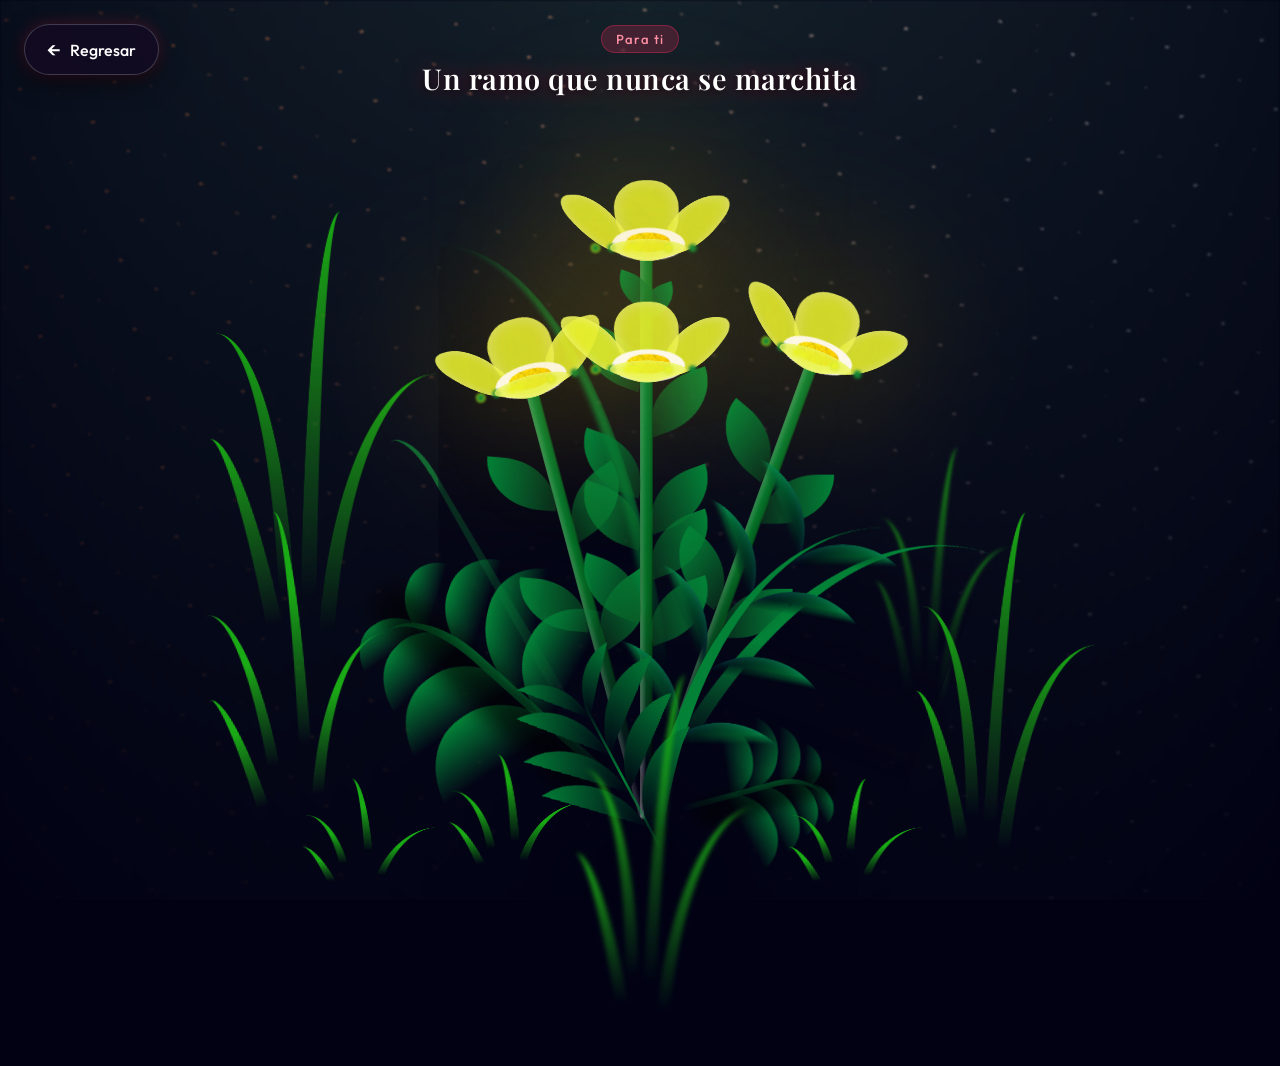
<file: rosas.html>
<!DOCTYPE html>
<html lang="es">

<head>
  <meta charset="UTF-8">
  <meta name="viewport" content="width=device-width, initial-scale=1.0">
  <title>Flores y Corazones Especiales</title>
  <link rel="preconnect" href="https://fonts.googleapis.com">
  <link rel="preconnect" href="https://fonts.gstatic.com" crossorigin>
  <link
    href="https://fonts.googleapis.com/css2?family=Caveat:wght@600;700&family=Outfit:wght@400;500;600&family=Playfair+Display:ital,wght@0,600;1,400&display=swap"
    rel="stylesheet">
  <link rel="stylesheet" href="./style.css">
</head>

<body class="container">

  <!-- Floating Back Button -->
  <a href="index.html" class="floating-back-btn" id="backBtn" title="Regresar al collage principal">
    <span class="back-arrow">←</span>
    <span>Regresar</span>
  </a>

  <!-- Top Romantic Banner -->
  <div class="top-romantic-header">
    <span class="header-badge">Para ti</span>
    <h1 class="header-title">Un ramo que nunca se marchita</h1>
  </div>

  <div class="night"></div>
  <div class="flowers">
    <div class="flower flower--1">
      <div class="flower__leafs flower__leafs--1">
        <div class="flower__leaf flower__leaf--1"></div>
        <div class="flower__leaf flower__leaf--2"></div>
        <div class="flower__leaf flower__leaf--3"></div>
        <div class="flower__leaf flower__leaf--4"></div>
        <div class="flower__white-circle"></div>

        <div class="flower__light flower__light--1"></div>
        <div class="flower__light flower__light--2"></div>
        <div class="flower__light flower__light--3"></div>
        <div class="flower__light flower__light--4"></div>
        <div class="flower__light flower__light--5"></div>
        <div class="flower__light flower__light--6"></div>
        <div class="flower__light flower__light--7"></div>
        <div class="flower__light flower__light--8"></div>

      </div>
      <div class="flower__line">
        <div class="flower__line__leaf flower__line__leaf--1"></div>
        <div class="flower__line__leaf flower__line__leaf--2"></div>
        <div class="flower__line__leaf flower__line__leaf--3"></div>
        <div class="flower__line__leaf flower__line__leaf--4"></div>
        <div class="flower__line__leaf flower__line__leaf--5"></div>
        <div class="flower__line__leaf flower__line__leaf--6"></div>
      </div>
    </div>

    <div class="flower flower--2">
      <div class="flower__leafs flower__leafs--2">
        <div class="flower__leaf flower__leaf--1"></div>
        <div class="flower__leaf flower__leaf--2"></div>
        <div class="flower__leaf flower__leaf--3"></div>
        <div class="flower__leaf flower__leaf--4"></div>
        <div class="flower__white-circle"></div>

        <div class="flower__light flower__light--1"></div>
        <div class="flower__light flower__light--2"></div>
        <div class="flower__light flower__light--3"></div>
        <div class="flower__light flower__light--4"></div>
        <div class="flower__light flower__light--5"></div>
        <div class="flower__light flower__light--6"></div>
        <div class="flower__light flower__light--7"></div>
        <div class="flower__light flower__light--8"></div>

      </div>
      <div class="flower__line">
        <div class="flower__line__leaf flower__line__leaf--1"></div>
        <div class="flower__line__leaf flower__line__leaf--2"></div>
        <div class="flower__line__leaf flower__line__leaf--3"></div>
        <div class="flower__line__leaf flower__line__leaf--4"></div>
      </div>
    </div>

    <div class="flower flower--3">
      <div class="flower__leafs flower__leafs--3">
        <div class="flower__leaf flower__leaf--1"></div>
        <div class="flower__leaf flower__leaf--2"></div>
        <div class="flower__leaf flower__leaf--3"></div>
        <div class="flower__leaf flower__leaf--4"></div>
        <div class="flower__white-circle"></div>

        <div class="flower__light flower__light--1"></div>
        <div class="flower__light flower__light--2"></div>
        <div class="flower__light flower__light--3"></div>
        <div class="flower__light flower__light--4"></div>
        <div class="flower__light flower__light--5"></div>
        <div class="flower__light flower__light--6"></div>
        <div class="flower__light flower__light--7"></div>
        <div class="flower__light flower__light--8"></div>

      </div>
      <div class="flower__line">
        <div class="flower__line__leaf flower__line__leaf--1"></div>
        <div class="flower__line__leaf flower__line__leaf--2"></div>
        <div class="flower__line__leaf flower__line__leaf--3"></div>
        <div class="flower__line__leaf flower__line__leaf--4"></div>
      </div>
    </div>
    <div class="flower flower--4">
      <div class="flower__leafs flower__leafs--3">
        <div class="flower__leaf flower__leaf--1"></div>
        <div class="flower__leaf flower__leaf--2"></div>
        <div class="flower__leaf flower__leaf--3"></div>
        <div class="flower__leaf flower__leaf--4"></div>
        <div class="flower__white-circle"></div>

        <div class="flower__light flower__light--1"></div>
        <div class="flower__light flower__light--2"></div>
        <div class="flower__light flower__light--3"></div>
        <div class="flower__light flower__light--4"></div>
        <div class="flower__light flower__light--5"></div>
        <div class="flower__light flower__light--6"></div>
        <div class="flower__light flower__light--7"></div>
        <div class="flower__light flower__light--8"></div>

      </div>
      <div class="flower__line">
        <div class="flower__line__leaf flower__line__leaf--1"></div>
        <div class="flower__line__leaf flower__line__leaf--2"></div>
        <div class="flower__line__leaf flower__line__leaf--3"></div>
        <div class="flower__line__leaf flower__line__leaf--4"></div>
      </div>
    </div>

    <div class="grow-ans" style="--d:1.2s">
      <div class="flower__g-long">
        <div class="flower__g-long__top"></div>
        <div class="flower__g-long__bottom"></div>
      </div>
    </div>

    <div class="growing-grass">
      <div class="flower__grass flower__grass--1">
        <div class="flower__grass--top"></div>
        <div class="flower__grass--bottom"></div>
        <div class="flower__grass__leaf flower__grass__leaf--1"></div>
        <div class="flower__grass__leaf flower__grass__leaf--2"></div>
        <div class="flower__grass__leaf flower__grass__leaf--3"></div>
        <div class="flower__grass__leaf flower__grass__leaf--4"></div>
        <div class="flower__grass__leaf flower__grass__leaf--5"></div>
        <div class="flower__grass__leaf flower__grass__leaf--6"></div>
        <div class="flower__grass__leaf flower__grass__leaf--7"></div>
        <div class="flower__grass__leaf flower__grass__leaf--8"></div>
        <div class="flower__grass__overlay"></div>
      </div>
    </div>

    <div class="growing-grass">
      <div class="flower__grass flower__grass--2">
        <div class="flower__grass--top"></div>
        <div class="flower__grass--bottom"></div>
        <div class="flower__grass__leaf flower__grass__leaf--1"></div>
        <div class="flower__grass__leaf flower__grass__leaf--2"></div>
        <div class="flower__grass__leaf flower__grass__leaf--3"></div>
        <div class="flower__grass__leaf flower__grass__leaf--4"></div>
        <div class="flower__grass__leaf flower__grass__leaf--5"></div>
        <div class="flower__grass__leaf flower__grass__leaf--6"></div>
        <div class="flower__grass__leaf flower__grass__leaf--7"></div>
        <div class="flower__grass__leaf flower__grass__leaf--8"></div>
        <div class="flower__grass__overlay"></div>
      </div>
    </div>

    <div class="grow-ans" style="--d:2.4s">
      <div class="flower__g-right flower__g-right--1">
        <div class="leaf"></div>
      </div>
    </div>

    <div class="grow-ans" style="--d:2.8s">
      <div class="flower__g-right flower__g-right--2">
        <div class="leaf"></div>
      </div>
    </div>

    <div class="grow-ans" style="--d:2.8s">
      <div class="flower__g-front">
        <div class="flower__g-front__leaf-wrapper flower__g-front__leaf-wrapper--1">
          <div class="flower__g-front__leaf"></div>
        </div>
        <div class="flower__g-front__leaf-wrapper flower__g-front__leaf-wrapper--2">
          <div class="flower__g-front__leaf"></div>
        </div>
        <div class="flower__g-front__leaf-wrapper flower__g-front__leaf-wrapper--3">
          <div class="flower__g-front__leaf"></div>
        </div>
        <div class="flower__g-front__leaf-wrapper flower__g-front__leaf-wrapper--4">
          <div class="flower__g-front__leaf"></div>
        </div>
        <div class="flower__g-front__leaf-wrapper flower__g-front__leaf-wrapper--5">
          <div class="flower__g-front__leaf"></div>
        </div>
        <div class="flower__g-front__leaf-wrapper flower__g-front__leaf-wrapper--6">
          <div class="flower__g-front__leaf"></div>
        </div>
        <div class="flower__g-front__leaf-wrapper flower__g-front__leaf-wrapper--7">
          <div class="flower__g-front__leaf"></div>
        </div>
        <div class="flower__g-front__leaf-wrapper flower__g-front__leaf-wrapper--8">
          <div class="flower__g-front__leaf"></div>
        </div>
        <div class="flower__g-front__line"></div>
      </div>
    </div>

    <div class="grow-ans" style="--d:3.2s">
      <div class="flower__g-fr">
        <div class="leaf"></div>
        <div class="flower__g-fr__leaf flower__g-fr__leaf--1"></div>
        <div class="flower__g-fr__leaf flower__g-fr__leaf--2"></div>
        <div class="flower__g-fr__leaf flower__g-fr__leaf--3"></div>
        <div class="flower__g-fr__leaf flower__g-fr__leaf--4"></div>
        <div class="flower__g-fr__leaf flower__g-fr__leaf--5"></div>
        <div class="flower__g-fr__leaf flower__g-fr__leaf--6"></div>
        <div class="flower__g-fr__leaf flower__g-fr__leaf--7"></div>
        <div class="flower__g-fr__leaf flower__g-fr__leaf--8"></div>
      </div>
    </div>

    <div class="long-g long-g--0">
      <div class="grow-ans" style="--d:3s">
        <div class="leaf leaf--0"></div>
      </div>
      <div class="grow-ans" style="--d:2.2s">
        <div class="leaf leaf--1"></div>
      </div>
      <div class="grow-ans" style="--d:3.4s">
        <div class="leaf leaf--2"></div>
      </div>
      <div class="grow-ans" style="--d:3.6s">
        <div class="leaf leaf--3"></div>
      </div>
    </div>

    <div class="long-g long-g--1">
      <div class="grow-ans" style="--d:3.6s">
        <div class="leaf leaf--0"></div>
      </div>
      <div class="grow-ans" style="--d:3.8s">
        <div class="leaf leaf--1"></div>
      </div>
      <div class="grow-ans" style="--d:4s">
        <div class="leaf leaf--2"></div>
      </div>
      <div class="grow-ans" style="--d:4.2s">
        <div class="leaf leaf--3"></div>
      </div>
    </div>

    <div class="long-g long-g--2">
      <div class="grow-ans" style="--d:4s">
        <div class="leaf leaf--0"></div>
      </div>
      <div class="grow-ans" style="--d:4.2s">
        <div class="leaf leaf--1"></div>
      </div>
      <div class="grow-ans" style="--d:4.4s">
        <div class="leaf leaf--2"></div>
      </div>
      <div class="grow-ans" style="--d:4.6s">
        <div class="leaf leaf--3"></div>
      </div>
    </div>

    <div class="long-g long-g--3">
      <div class="grow-ans" style="--d:4s">
        <div class="leaf leaf--0"></div>
      </div>
      <div class="grow-ans" style="--d:4.2s">
        <div class="leaf leaf--1"></div>
      </div>
      <div class="grow-ans" style="--d:3s">
        <div class="leaf leaf--2"></div>
      </div>
      <div class="grow-ans" style="--d:3.6s">
        <div class="leaf leaf--3"></div>
      </div>
    </div>

    <div class="long-g long-g--4">
      <div class="grow-ans" style="--d:4s">
        <div class="leaf leaf--0"></div>
      </div>
      <div class="grow-ans" style="--d:4.2s">
        <div class="leaf leaf--1"></div>
      </div>
      <div class="grow-ans" style="--d:3s">
        <div class="leaf leaf--2"></div>
      </div>
      <div class="grow-ans" style="--d:3.6s">
        <div class="leaf leaf--3"></div>
      </div>
    </div>

    <div class="long-g long-g--5">
      <div class="grow-ans" style="--d:4s">
        <div class="leaf leaf--0"></div>
      </div>
      <div class="grow-ans" style="--d:4.2s">
        <div class="leaf leaf--1"></div>
      </div>
      <div class="grow-ans" style="--d:3s">
        <div class="leaf leaf--2"></div>
      </div>
      <div class="grow-ans" style="--d:3.6s">
        <div class="leaf leaf--3"></div>
      </div>
    </div>

    <div class="long-g long-g--6">
      <div class="grow-ans" style="--d:4.2s">
        <div class="leaf leaf--0"></div>
      </div>
      <div class="grow-ans" style="--d:4.4s">
        <div class="leaf leaf--1"></div>
      </div>
      <div class="grow-ans" style="--d:4.6s">
        <div class="leaf leaf--2"></div>
      </div>
      <div class="grow-ans" style="--d:4.8s">
        <div class="leaf leaf--3"></div>
      </div>
    </div>

    <div class="long-g long-g--7">
      <div class="grow-ans" style="--d:3s">
        <div class="leaf leaf--0"></div>
      </div>
      <div class="grow-ans" style="--d:3.2s">
        <div class="leaf leaf--1"></div>
      </div>
      <div class="grow-ans" style="--d:3.5s">
        <div class="leaf leaf--2"></div>
      </div>
      <div class="grow-ans" style="--d:3.6s">
        <div class="leaf leaf--3"></div>
      </div>
    </div>
  </div>
  <script src="main.js"></script>
  <div class="bubbles">
    <div class="bubble"><svg class="heart" viewBox="0 0 32 32">
        <title>heart22</title>
        <path
          d="M23.6 2c-3.363 0-6.258 2.736-7.599 5.594-1.342-2.858-4.237-5.594-7.601-5.594-4.637 0-8.4 3.764-8.4 8.401 0 9.433 9.516 11.906 16.001 21.232 6.13-9.268 15.999-12.1 15.999-21.232 0-4.637-3.763-8.401-8.4-8.401z">
        </path>
      </svg>
    </div>
    <div class="bubble"><svg class="heart" viewBox="0 0 32 32">
        <title>heart22</title>
        <path
          d="M23.6 2c-3.363 0-6.258 2.736-7.599 5.594-1.342-2.858-4.237-5.594-7.601-5.594-4.637 0-8.4 3.764-8.4 8.401 0 9.433 9.516 11.906 16.001 21.232 6.13-9.268 15.999-12.1 15.999-21.232 0-4.637-3.763-8.401-8.4-8.401z">
        </path>
      </svg>
    </div>
    <div class="bubble"><svg class="heart" viewBox="0 0 32 32">
        <title>heart22</title>
        <path
          d="M23.6 2c-3.363 0-6.258 2.736-7.599 5.594-1.342-2.858-4.237-5.594-7.601-5.594-4.637 0-8.4 3.764-8.4 8.401 0 9.433 9.516 11.906 16.001 21.232 6.13-9.268 15.999-12.1 15.999-21.232 0-4.637-3.763-8.401-8.4-8.401z">
        </path>
      </svg>
    </div>
    <div class="bubble"><svg class="heart" viewBox="0 0 32 32">
        <title>heart22</title>
        <path
          d="M23.6 2c-3.363 0-6.258 2.736-7.599 5.594-1.342-2.858-4.237-5.594-7.601-5.594-4.637 0-8.4 3.764-8.4 8.401 0 9.433 9.516 11.906 16.001 21.232 6.13-9.268 15.999-12.1 15.999-21.232 0-4.637-3.763-8.401-8.4-8.401z">
        </path>
      </svg>
    </div>
    <div class="bubble"><svg class="heart" viewBox="0 0 32 32">
        <title>heart22</title>
        <path
          d="M23.6 2c-3.363 0-6.258 2.736-7.599 5.594-1.342-2.858-4.237-5.594-7.601-5.594-4.637 0-8.4 3.764-8.4 8.401 0 9.433 9.516 11.906 16.001 21.232 6.13-9.268 15.999-12.1 15.999-21.232 0-4.637-3.763-8.401-8.4-8.401z">
        </path>
      </svg>
    </div>
    <div class="bubble"><svg class="heart" viewBox="0 0 32 32">
        <title>heart22</title>
        <path
          d="M23.6 2c-3.363 0-6.258 2.736-7.599 5.594-1.342-2.858-4.237-5.594-7.601-5.594-4.637 0-8.4 3.764-8.4 8.401 0 9.433 9.516 11.906 16.001 21.232 6.13-9.268 15.999-12.1 15.999-21.232 0-4.637-3.763-8.401-8.4-8.401z">
        </path>
      </svg>
    </div>
    <div class="bubble"><svg class="heart" viewBox="0 0 32 32">
        <title>heart22</title>
        <path
          d="M23.6 2c-3.363 0-6.258 2.736-7.599 5.594-1.342-2.858-4.237-5.594-7.601-5.594-4.637 0-8.4 3.764-8.4 8.401 0 9.433 9.516 11.906 16.001 21.232 6.13-9.268 15.999-12.1 15.999-21.232 0-4.637-3.763-8.401-8.4-8.401z">
        </path>
      </svg>
    </div>
    <div class="bubble"><svg class="heart" viewBox="0 0 32 32">
        <title>heart22</title>
        <path
          d="M23.6 2c-3.363 0-6.258 2.736-7.599 5.594-1.342-2.858-4.237-5.594-7.601-5.594-4.637 0-8.4 3.764-8.4 8.401 0 9.433 9.516 11.906 16.001 21.232 6.13-9.268 15.999-12.1 15.999-21.232 0-4.637-3.763-8.401-8.4-8.401z">
        </path>
      </svg>
    </div>
    <div class="bubble"><svg class="heart" viewBox="0 0 32 32">
        <title>heart22</title>
        <path
          d="M23.6 2c-3.363 0-6.258 2.736-7.599 5.594-1.342-2.858-4.237-5.594-7.601-5.594-4.637 0-8.4 3.764-8.4 8.401 0 9.433 9.516 11.906 16.001 21.232 6.13-9.268 15.999-12.1 15.999-21.232 0-4.637-3.763-8.401-8.4-8.401z">
        </path>
      </svg>
    </div>
    <div class="bubble"><svg class="heart" viewBox="0 0 32 32">
        <title>heart22</title>
        <path
          d="M23.6 2c-3.363 0-6.258 2.736-7.599 5.594-1.342-2.858-4.237-5.594-7.601-5.594-4.637 0-8.4 3.764-8.4 8.401 0 9.433 9.516 11.906 16.001 21.232 6.13-9.268 15.999-12.1 15.999-21.232 0-4.637-3.763-8.401-8.4-8.401z">
        </path>
      </svg>
    </div>
    <div class="bubble"><svg class="heart" viewBox="0 0 32 32">
        <title>heart22</title>
        <path
          d="M23.6 2c-3.363 0-6.258 2.736-7.599 5.594-1.342-2.858-4.237-5.594-7.601-5.594-4.637 0-8.4 3.764-8.4 8.401 0 9.433 9.516 11.906 16.001 21.232 6.13-9.268 15.999-12.1 15.999-21.232 0-4.637-3.763-8.401-8.4-8.401z">
        </path>
      </svg>
    </div>
    <div class="bubble"><svg class="heart" viewBox="0 0 32 32">
        <title>heart22</title>
        <path
          d="M23.6 2c-3.363 0-6.258 2.736-7.599 5.594-1.342-2.858-4.237-5.594-7.601-5.594-4.637 0-8.4 3.764-8.4 8.401 0 9.433 9.516 11.906 16.001 21.232 6.13-9.268 15.999-12.1 15.999-21.232 0-4.637-3.763-8.401-8.4-8.401z">
        </path>
      </svg>
    </div>
    <div class="bubble"><svg class="heart" viewBox="0 0 32 32">
        <title>heart22</title>
        <path
          d="M23.6 2c-3.363 0-6.258 2.736-7.599 5.594-1.342-2.858-4.237-5.594-7.601-5.594-4.637 0-8.4 3.764-8.4 8.401 0 9.433 9.516 11.906 16.001 21.232 6.13-9.268 15.999-12.1 15.999-21.232 0-4.637-3.763-8.401-8.4-8.401z">
        </path>
      </svg>
    </div>
    <div class="bubble"><svg class="heart" viewBox="0 0 32 32">
        <title>heart22</title>
        <path
          d="M23.6 2c-3.363 0-6.258 2.736-7.599 5.594-1.342-2.858-4.237-5.594-7.601-5.594-4.637 0-8.4 3.764-8.4 8.401 0 9.433 9.516 11.906 16.001 21.232 6.13-9.268 15.999-12.1 15.999-21.232 0-4.637-3.763-8.401-8.4-8.401z">
        </path>
      </svg>
    </div>
    <div class="bubble"><svg class="heart" viewBox="0 0 32 32">
        <title>heart22</title>
        <path
          d="M23.6 2c-3.363 0-6.258 2.736-7.599 5.594-1.342-2.858-4.237-5.594-7.601-5.594-4.637 0-8.4 3.764-8.4 8.401 0 9.433 9.516 11.906 16.001 21.232 6.13-9.268 15.999-12.1 15.999-21.232 0-4.637-3.763-8.401-8.4-8.401z">
        </path>
      </svg>
    </div>
    <div class="bubble"><svg class="heart" viewBox="0 0 32 32">
        <title>heart22</title>
        <path
          d="M23.6 2c-3.363 0-6.258 2.736-7.599 5.594-1.342-2.858-4.237-5.594-7.601-5.594-4.637 0-8.4 3.764-8.4 8.401 0 9.433 9.516 11.906 16.001 21.232 6.13-9.268 15.999-12.1 15.999-21.232 0-4.637-3.763-8.401-8.4-8.401z">
        </path>
      </svg>
    </div>
    <div class="bubble"><svg class="heart" viewBox="0 0 32 32">
        <title>heart22</title>
        <path
          d="M23.6 2c-3.363 0-6.258 2.736-7.599 5.594-1.342-2.858-4.237-5.594-7.601-5.594-4.637 0-8.4 3.764-8.4 8.401 0 9.433 9.516 11.906 16.001 21.232 6.13-9.268 15.999-12.1 15.999-21.232 0-4.637-3.763-8.401-8.4-8.401z">
        </path>
      </svg>
    </div>
    <div class="bubble"><svg class="heart" viewBox="0 0 32 32">
        <title>heart22</title>
        <path
          d="M23.6 2c-3.363 0-6.258 2.736-7.599 5.594-1.342-2.858-4.237-5.594-7.601-5.594-4.637 0-8.4 3.764-8.4 8.401 0 9.433 9.516 11.906 16.001 21.232 6.13-9.268 15.999-12.1 15.999-21.232 0-4.637-3.763-8.401-8.4-8.401z">
        </path>
      </svg>
    </div>
    <div class="bubble"><svg class="heart" viewBox="0 0 32 32">
        <title>heart22</title>
        <path
          d="M23.6 2c-3.363 0-6.258 2.736-7.599 5.594-1.342-2.858-4.237-5.594-7.601-5.594-4.637 0-8.4 3.764-8.4 8.401 0 9.433 9.516 11.906 16.001 21.232 6.13-9.268 15.999-12.1 15.999-21.232 0-4.637-3.763-8.401-8.4-8.401z">
        </path>
      </svg>
    </div>
    <div class="bubble"><svg class="heart" viewBox="0 0 32 32">
        <title>heart22</title>
        <path
          d="M23.6 2c-3.363 0-6.258 2.736-7.599 5.594-1.342-2.858-4.237-5.594-7.601-5.594-4.637 0-8.4 3.764-8.4 8.401 0 9.433 9.516 11.906 16.001 21.232 6.13-9.268 15.999-12.1 15.999-21.232 0-4.637-3.763-8.401-8.4-8.401z">
        </path>
      </svg>
    </div>
    <script src="./script.js"></script>
</body>

</html>
</file>
<file: style.css>
*,
*::after,
*::before {
  padding: 0;
  margin: 0;
  box-sizing: border-box;
}

:root {
  --dark-color: #010113;
}

body {
  display: flex;
  align-items: flex-end;
  justify-content: center;
  min-height: 100vh;
  background-color: var(--dark-color);
  overflow: hidden;
  perspective: 1000px;
  font-family: 'Outfit', sans-serif;
}

/* Floating Back Button */
.floating-back-btn {
  position: fixed;
  top: 24px;
  left: 24px;
  z-index: 9999;
  display: inline-flex;
  align-items: center;
  gap: 0.6rem;
  padding: 0.75rem 1.4rem;
  font-family: 'Outfit', sans-serif;
  font-size: 1rem;
  font-weight: 500;
  color: #ffffff;
  background: rgba(20, 10, 35, 0.75);
  border: 1px solid rgba(255, 255, 255, 0.2);
  backdrop-filter: blur(12px);
  -webkit-backdrop-filter: blur(12px);
  border-radius: 50px;
  text-decoration: none;
  box-shadow: 0 8px 25px rgba(0, 0, 0, 0.6), 0 0 15px rgba(255, 45, 96, 0.25);
  transition: all 0.3s cubic-bezier(0.2, 0.8, 0.2, 1);
  cursor: pointer;
}

.floating-back-btn .back-arrow {
  font-size: 1.25rem;
  transition: transform 0.3s ease;
}

.floating-back-btn:hover {
  transform: translateX(-4px) scale(1.03);
  background: rgba(35, 15, 55, 0.9);
  border-color: #ff2d60;
  box-shadow: 0 10px 30px rgba(0, 0, 0, 0.7), 0 0 25px rgba(255, 45, 96, 0.5);
  color: #ff8fa3;
}

.floating-back-btn:hover .back-arrow {
  transform: translateX(-3px);
}

/* Top Romantic Header Banner */
.top-romantic-header {
  position: fixed;
  top: 25px;
  left: 50%;
  transform: translateX(-50%);
  z-index: 900;
  text-align: center;
  pointer-events: none;
  width: 90%;
  max-width: 500px;
  animation: fadeInDownHeader 1.2s ease backwards;
}

@keyframes fadeInDownHeader {
  from {
    opacity: 0;
    transform: translate(-50%, -20px);
  }
  to {
    opacity: 1;
    transform: translate(-50%, 0);
  }
}

.header-badge {
  display: inline-block;
  padding: 0.3rem 0.9rem;
  border-radius: 50px;
  background: rgba(255, 45, 96, 0.2);
  border: 1px solid rgba(255, 45, 96, 0.35);
  backdrop-filter: blur(8px);
  -webkit-backdrop-filter: blur(8px);
  color: #ff8fa3;
  font-family: 'Outfit', sans-serif;
  font-size: 0.82rem;
  font-weight: 500;
  letter-spacing: 1px;
  margin-bottom: 0.4rem;
}

.header-title {
  font-family: 'Playfair Display', serif;
  font-size: clamp(1.2rem, 3.5vw, 1.8rem);
  font-weight: 600;
  color: #ffffff;
  text-shadow: 0 2px 10px rgba(0, 0, 0, 0.8), 0 0 20px rgba(255, 45, 96, 0.5);
  letter-spacing: 0.5px;
}

/* Responsive Flower Scaling */
.flowers {
  position: relative;
  transform: scale(0.9);
  transform-origin: bottom center;
}

@media (max-width: 768px) {
  .flowers {
    transform: scale(1.35) translateY(0) !important;
    transform-origin: bottom center !important;
  }
  .floating-back-btn {
    top: 16px;
    left: 16px;
    padding: 0.6rem 1.1rem;
    font-size: 0.9rem;
  }
  .top-romantic-header {
    top: 68px;
  }
}

@media (max-width: 480px) {
  .flowers {
    transform: scale(1.55) translateY(0) !important;
    transform-origin: bottom center !important;
  }
  .floating-back-btn {
    top: 14px;
    left: 14px;
    padding: 0.55rem 1rem;
    font-size: 0.88rem;
  }
  .top-romantic-header {
    top: 62px;
  }
}

.night {
  position: fixed;
  left: 50%;
  top: 0;
  transform: translateX(-50%);
  width: 100%;
  height: 100%;
  filter: blur(0.1vmin);
  background-image: radial-gradient(
      ellipse at top,
      transparent 0%,
      var(--dark-color)
    ),
    radial-gradient(
      ellipse at bottom,
      var(--dark-color),
      rgba(145, 233, 255, 0.2)
    ),
    repeating-linear-gradient(
      220deg,
      rgb(0, 0, 0) 0px,
      rgb(0, 0, 0) 19px,
      transparent 19px,
      transparent 22px
    ),
    repeating-linear-gradient(
      189deg,
      rgb(0, 0, 0) 0px,
      rgb(0, 0, 0) 19px,
      transparent 19px,
      transparent 22px
    ),
    repeating-linear-gradient(
      148deg,
      rgb(0, 0, 0) 0px,
      rgb(0, 0, 0) 19px,
      transparent 19px,
      transparent 22px
    ),
    linear-gradient(90deg, rgb(255, 94, 0), rgb(240, 240, 240));
}


.flower {
  position: absolute;
  bottom: 10vmin;
  transform-origin: bottom center;
  z-index: 10;
  --fl-speed: 0.8s;
}
.flower--1 {
  -webkit-animation: moving-flower-1 4s linear infinite;
  animation: moving-flower-1 4s linear infinite;
}
.flower--1 .flower__line {
  height: 70vmin;
  -webkit-animation-delay: 0.3s;
  animation-delay: 0.3s;
}
.flower--1 .flower__line__leaf--1 {
  -webkit-animation: blooming-leaf-right var(--fl-speed) 1.6s backwards;
  animation: blooming-leaf-right var(--fl-speed) 1.6s backwards;
}
.flower--1 .flower__line__leaf--2 {
  -webkit-animation: blooming-leaf-right var(--fl-speed) 1.4s backwards;
  animation: blooming-leaf-right var(--fl-speed) 1.4s backwards;
}
.flower--1 .flower__line__leaf--3 {
  -webkit-animation: blooming-leaf-left var(--fl-speed) 1.2s backwards;
  animation: blooming-leaf-left var(--fl-speed) 1.2s backwards;
}
.flower--1 .flower__line__leaf--4 {
  -webkit-animation: blooming-leaf-left var(--fl-speed) 1s backwards;
  animation: blooming-leaf-left var(--fl-speed) 1s backwards;
}
.flower--1 .flower__line__leaf--5 {
  -webkit-animation: blooming-leaf-right var(--fl-speed) 1.8s backwards;
  animation: blooming-leaf-right var(--fl-speed) 1.8s backwards;
}
.flower--1 .flower__line__leaf--6 {
  -webkit-animation: blooming-leaf-left var(--fl-speed) 2s backwards;
  animation: blooming-leaf-left var(--fl-speed) 2s backwards;
}
.flower--2 {
  left: 50%;
  transform: rotate(20deg);
  -webkit-animation: moving-flower-2 4s linear infinite;
  animation: moving-flower-2 4s linear infinite;
}
.flower--2 .flower__line {
  height: 60vmin;
  -webkit-animation-delay: 0.6s;
  animation-delay: 0.6s;
}
.flower--2 .flower__line__leaf--1 {
  -webkit-animation: blooming-leaf-right var(--fl-speed) 1.9s backwards;
  animation: blooming-leaf-right var(--fl-speed) 1.9s backwards;
}
.flower--2 .flower__line__leaf--2 {
  -webkit-animation: blooming-leaf-right var(--fl-speed) 1.7s backwards;
  animation: blooming-leaf-right var(--fl-speed) 1.7s backwards;
}
.flower--2 .flower__line__leaf--3 {
  -webkit-animation: blooming-leaf-left var(--fl-speed) 1.5s backwards;
  animation: blooming-leaf-left var(--fl-speed) 1.5s backwards;
}
.flower--2 .flower__line__leaf--4 {
  -webkit-animation: blooming-leaf-left var(--fl-speed) 1.3s backwards;
  animation: blooming-leaf-left var(--fl-speed) 1.3s backwards;
}
.flower--3 {
  left: 50%;
  transform: rotate(-15deg);
  -webkit-animation: moving-flower-3 4s linear infinite;
  animation: moving-flower-3 4s linear infinite;
}
.flower--3 .flower__line {
  -webkit-animation-delay: 0.9s;
  animation-delay: 0.9s;
}
.flower--3 .flower__line__leaf--1 {
  -webkit-animation: blooming-leaf-right var(--fl-speed) 2.5s backwards;
  animation: blooming-leaf-right var(--fl-speed) 2.5s backwards;
}
.flower--3 .flower__line__leaf--2 {
  -webkit-animation: blooming-leaf-right var(--fl-speed) 2.3s backwards;
  animation: blooming-leaf-right var(--fl-speed) 2.3s backwards;
}
.flower--3 .flower__line__leaf--3 {
  -webkit-animation: blooming-leaf-left var(--fl-speed) 2.1s backwards;
  animation: blooming-leaf-left var(--fl-speed) 2.1s backwards;
}
.flower--3 .flower__line__leaf--4 {
  -webkit-animation: blooming-leaf-left var(--fl-speed) 1.9s backwards;
  animation: blooming-leaf-left var(--fl-speed) 1.9s backwards;
}
.flower__leafs {
  position: relative;
  -webkit-animation: blooming-flower 2s backwards;
  animation: blooming-flower 2s backwards;
}
.flower__leafs--1 {
  -webkit-animation-delay: 1.1s;
  animation-delay: 1.1s;
}
.flower__leafs--2 {
  -webkit-animation-delay: 1.4s;
  animation-delay: 1.4s;
}
.flower__leafs--3 {
  -webkit-animation-delay: 1.7s;
  animation-delay: 1.7s;
}
.flower__leafs::after {
  content: "";
  position: absolute;
  left: 0;
  top: 0;
  transform: translate(-50%, -100%);
  width: 8vmin;
  height: 8vmin;
  background-color: #e7b201;
  filter: blur(10vmin);
}
.flower__leaf {
  position: absolute;
  bottom: 0;
  left: 50%;
  width: 8vmin;
  height: 11vmin;
  border-radius: 51% 49% 47% 53%/44% 45% 55% 69%;
  background-color: #e6f331;
  background-image: linear-gradient(to top, #e6f331, #e6f331);
  transform-origin: bottom center;
  opacity: 0.9;
  box-shadow: inset 0 0 2vmin rgba(255, 255, 255, 0.5);
}
.flower__leaf--1 {
  transform: translate(-10%, 1%) rotateY(40deg) rotateX(-50deg);
}
.flower__leaf--2 {
  transform: translate(-50%, -4%) rotateX(40deg);
}
.flower__leaf--3 {
  transform: translate(-90%, 0%) rotateY(45deg) rotateX(50deg);
}
.flower__leaf--4 {
  width: 8vmin;
  height: 8vmin;
  transform-origin: bottom left;
  border-radius: 4vmin 10vmin 4vmin 4vmin;
  transform: translate(0%, 18%) rotateX(70deg) rotate(-43deg);
  background-image: linear-gradient(to top, #e6f331, #e6f331);
  z-index: 1;
  opacity: 0.8;
}
.flower__white-circle {
  position: absolute;
  left: -3.5vmin;
  top: -3vmin;
  width: 9vmin;
  height: 4vmin;
  border-radius: 50%;
  background-color: #fff;
}
.flower__white-circle::after {
  content: "";
  position: absolute;
  left: 50%;
  top: 45%;
  transform: translate(-50%, -50%);
  width: 60%;
  height: 60%;
  border-radius: inherit;
  background-image: repeating-linear-gradient(
      135deg,
      rgba(0, 0, 0, 0.03) 0px,
      rgba(0, 0, 0, 0.03) 1px,
      transparent 1px,
      transparent 12px
    ),
    repeating-linear-gradient(
      45deg,
      rgba(0, 0, 0, 0.03) 0px,
      rgba(0, 0, 0, 0.03) 1px,
      transparent 1px,
      transparent 12px
    ),
    repeating-linear-gradient(
      67.5deg,
      rgba(0, 0, 0, 0.03) 0px,
      rgba(0, 0, 0, 0.03) 1px,
      transparent 1px,
      transparent 12px
    ),
    repeating-linear-gradient(
      135deg,
      rgba(0, 0, 0, 0.03) 0px,
      rgba(0, 0, 0, 0.03) 1px,
      transparent 1px,
      transparent 12px
    ),
    repeating-linear-gradient(
      45deg,
      rgba(0, 0, 0, 0.03) 0px,
      rgba(0, 0, 0, 0.03) 1px,
      transparent 1px,
      transparent 12px
    ),
    repeating-linear-gradient(
      112.5deg,
      rgba(0, 0, 0, 0.03) 0px,
      rgba(0, 0, 0, 0.03) 1px,
      transparent 1px,
      transparent 12px
    ),
    repeating-linear-gradient(
      112.5deg,
      rgba(0, 0, 0, 0.03) 0px,
      rgba(0, 0, 0, 0.03) 1px,
      transparent 1px,
      transparent 12px
    ),
    repeating-linear-gradient(
      45deg,
      rgba(0, 0, 0, 0.03) 0px,
      rgba(0, 0, 0, 0.03) 1px,
      transparent 1px,
      transparent 12px
    ),
    repeating-linear-gradient(
      22.5deg,
      rgba(0, 0, 0, 0.03) 0px,
      rgba(0, 0, 0, 0.03) 1px,
      transparent 1px,
      transparent 12px
    ),
    repeating-linear-gradient(
      45deg,
      rgba(0, 0, 0, 0.03) 0px,
      rgba(0, 0, 0, 0.03) 1px,
      transparent 1px,
      transparent 12px
    ),
    repeating-linear-gradient(
      22.5deg,
      rgba(0, 0, 0, 0.03) 0px,
      rgba(0, 0, 0, 0.03) 1px,
      transparent 1px,
      transparent 12px
    ),
    repeating-linear-gradient(
      135deg,
      rgba(0, 0, 0, 0.03) 0px,
      rgba(0, 0, 0, 0.03) 1px,
      transparent 1px,
      transparent 12px
    ),
    repeating-linear-gradient(
      157.5deg,
      rgba(0, 0, 0, 0.03) 0px,
      rgba(0, 0, 0, 0.03) 1px,
      transparent 1px,
      transparent 12px
    ),
    repeating-linear-gradient(
      67.5deg,
      rgba(0, 0, 0, 0.03) 0px,
      rgba(0, 0, 0, 0.03) 1px,
      transparent 1px,
      transparent 12px
    ),
    repeating-linear-gradient(
      67.5deg,
      rgba(0, 0, 0, 0.03) 0px,
      rgba(0, 0, 0, 0.03) 1px,
      transparent 1px,
      transparent 12px
    ),
    linear-gradient(90deg, rgb(255, 235, 18), rgb(255, 206, 0));
}
.flower__line {
  height: 55vmin;
  width: 1.5vmin;
  background-image: linear-gradient(
      to left,
      rgba(0, 0, 0, 0.2),
      transparent,
      rgba(255, 255, 255, 0.2)
    ),
    linear-gradient(to top, transparent 10%, #056d24, #028137);
  box-shadow: inset 0 0 2px rgba(0, 0, 0, 0.5);
  -webkit-animation: grow-flower-tree 4s backwards;
  animation: grow-flower-tree 4s backwards;
}
.flower__line__leaf {
  --w: 7vmin;
  --h: calc(var(--w) + 2vmin);
  position: absolute;
  top: 20%;
  left: 90%;
  width: var(--w);
  height: var(--h);
  border-top-right-radius: var(--h);
  border-bottom-left-radius: var(--h);
  background-image: linear-gradient(to top, rgba(12, 94, 32, 0.4), #028137);
}
.flower__line__leaf--1 {
  transform: rotate(70deg) rotateY(30deg);
}
.flower__line__leaf--2 {
  top: 45%;
  transform: rotate(70deg) rotateY(30deg);
}
.flower__line__leaf--3,
.flower__line__leaf--4,
.flower__line__leaf--6 {
  border-top-right-radius: 0;
  border-bottom-left-radius: 0;
  border-top-left-radius: var(--h);
  border-bottom-right-radius: var(--h);
  left: -460%;
  top: 12%;
  transform: rotate(-70deg) rotateY(30deg);
}
.flower__line__leaf--4 {
  top: 40%;
}
.flower__line__leaf--5 {
  top: 0;
  transform-origin: left;
  transform: rotate(70deg) rotateY(30deg) scale(0.6);
}
.flower__line__leaf--6 {
  top: -2%;
  left: -450%;
  transform-origin: right;
  transform: rotate(-70deg) rotateY(30deg) scale(0.6);
}
.flower__light {
  position: absolute;
  bottom: 0vmin;
  width: 1vmin;
  height: 1vmin;
  background-color: rgb(255, 251, 0);
  border-radius: 50%;
  filter: blur(0.2vmin);
  -webkit-animation: light-ans 4s linear infinite backwards;
  animation: light-ans 4s linear infinite backwards;
}
.flower__light:nth-child(odd) {
  background-color: #028137;
}
.flower__light--1 {
  left: -2vmin;
  -webkit-animation-delay: 1s;
  animation-delay: 1s;
}
.flower__light--2 {
  left: 3vmin;
  -webkit-animation-delay: 0.5s;
  animation-delay: 0.5s;
}
.flower__light--3 {
  left: -6vmin;
  -webkit-animation-delay: 0.3s;
  animation-delay: 0.3s;
}
.flower__light--4 {
  left: 6vmin;
  -webkit-animation-delay: 0.9s;
  animation-delay: 0.9s;
}
.flower__light--5 {
  left: -1vmin;
  -webkit-animation-delay: 1.5s;
  animation-delay: 1.5s;
}
.flower__light--6 {
  left: -4vmin;
  -webkit-animation-delay: 3s;
  animation-delay: 3s;
}
.flower__light--7 {
  left: 3vmin;
  -webkit-animation-delay: 2s;
  animation-delay: 2s;
}
.flower__light--8 {
  left: -6vmin;
  -webkit-animation-delay: 3.5s;
  animation-delay: 3.5s;
}
.flower__grass {
  --c: #028137;
  --line-w: 1.5vmin;
  position: absolute;
  bottom: 12vmin;
  left: -7vmin;
  display: flex;
  flex-direction: column;
  align-items: flex-end;
  z-index: 20;
  transform-origin: bottom center;
  transform: rotate(-48deg) rotateY(40deg);
}
.flower__grass--1 {
  -webkit-animation: moving-grass 2s linear infinite;
  animation: moving-grass 2s linear infinite;
}
.flower__grass--2 {
  left: 2vmin;
  bottom: 10vmin;
  transform: scale(0.5) rotate(75deg) rotateX(10deg) rotateY(-200deg);
  opacity: 0.8;
  z-index: 0;
  -webkit-animation: moving-grass--2 1.5s linear infinite;
  animation: moving-grass--2 1.5s linear infinite;
}
.flower__grass--top {
  width: 7vmin;
  height: 10vmin;
  border-top-right-radius: 100%;
  border-right: var(--line-w) solid var(--c);
  transform-origin: bottom center;
  transform: rotate(-2deg);
}
.flower__grass--bottom {
  margin-top: -2px;
  width: var(--line-w);
  height: 25vmin;
  background-image: linear-gradient(to top, transparent, var(--c));
}
.flower__grass__leaf {
  --size: 10vmin;
  position: absolute;
  width: calc(var(--size) * 2.1);
  height: var(--size);
  border-top-left-radius: var(--size);
  border-top-right-radius: var(--size);
  background-image: linear-gradient(
    to top,
    transparent,
    transparent 30%,
    var(--c)
  );
  z-index: 100;
}
.flower__grass__leaf--1 {
  top: -6%;
  left: 30%;
  --size: 6vmin;
  transform: rotate(-20deg);
  -webkit-animation: growing-grass-ans--1 2s 2.6s backwards;
  animation: growing-grass-ans--1 2s 2.6s backwards;
}
@-webkit-keyframes growing-grass-ans--1 {
  0% {
    transform-origin: bottom left;
    transform: rotate(-20deg) scale(0);
  }
}
@keyframes growing-grass-ans--1 {
  0% {
    transform-origin: bottom left;
    transform: rotate(-20deg) scale(0);
  }
}
.flower__grass__leaf--2 {
  top: -5%;
  left: -110%;
  --size: 6vmin;
  transform: rotate(10deg);
  -webkit-animation: growing-grass-ans--2 2s 2.4s linear backwards;
  animation: growing-grass-ans--2 2s 2.4s linear backwards;
}
@-webkit-keyframes growing-grass-ans--2 {
  0% {
    transform-origin: bottom right;
    transform: rotate(10deg) scale(0);
  }
}
@keyframes growing-grass-ans--2 {
  0% {
    transform-origin: bottom right;
    transform: rotate(10deg) scale(0);
  }
}
.flower__grass__leaf--3 {
  top: 5%;
  left: 60%;
  --size: 8vmin;
  transform: rotate(-18deg) rotateX(-20deg);
  -webkit-animation: growing-grass-ans--3 2s 2.2s linear backwards;
  animation: growing-grass-ans--3 2s 2.2s linear backwards;
}
@-webkit-keyframes growing-grass-ans--3 {
  0% {
    transform-origin: bottom left;
    transform: rotate(-18deg) rotateX(-20deg) scale(0);
  }
}
@keyframes growing-grass-ans--3 {
  0% {
    transform-origin: bottom left;
    transform: rotate(-18deg) rotateX(-20deg) scale(0);
  }
}
.flower__grass__leaf--4 {
  top: 6%;
  left: -135%;
  --size: 8vmin;
  transform: rotate(2deg);
  -webkit-animation: growing-grass-ans--4 2s 2s linear backwards;
  animation: growing-grass-ans--4 2s 2s linear backwards;
}
@-webkit-keyframes growing-grass-ans--4 {
  0% {
    transform-origin: bottom right;
    transform: rotate(2deg) scale(0);
  }
}
@keyframes growing-grass-ans--4 {
  0% {
    transform-origin: bottom right;
    transform: rotate(2deg) scale(0);
  }
}
.flower__grass__leaf--5 {
  top: 20%;
  left: 60%;
  --size: 10vmin;
  transform: rotate(-24deg) rotateX(-20deg);
  -webkit-animation: growing-grass-ans--5 2s 1.8s linear backwards;
  animation: growing-grass-ans--5 2s 1.8s linear backwards;
}
@-webkit-keyframes growing-grass-ans--5 {
  0% {
    transform-origin: bottom left;
    transform: rotate(-24deg) rotateX(-20deg) scale(0);
  }
}
@keyframes growing-grass-ans--5 {
  0% {
    transform-origin: bottom left;
    transform: rotate(-24deg) rotateX(-20deg) scale(0);
  }
}
.flower__grass__leaf--6 {
  top: 22%;
  left: -180%;
  --size: 10vmin;
  transform: rotate(10deg);
  -webkit-animation: growing-grass-ans--6 2s 1.6s linear backwards;
  animation: growing-grass-ans--6 2s 1.6s linear backwards;
}
@-webkit-keyframes growing-grass-ans--6 {
  0% {
    transform-origin: bottom right;
    transform: rotate(10deg) scale(0);
  }
}
@keyframes growing-grass-ans--6 {
  0% {
    transform-origin: bottom right;
    transform: rotate(10deg) scale(0);
  }
}
.flower__grass__leaf--7 {
  top: 39%;
  left: 70%;
  --size: 10vmin;
  transform: rotate(-10deg);
  -webkit-animation: growing-grass-ans--7 2s 1.4s linear backwards;
  animation: growing-grass-ans--7 2s 1.4s linear backwards;
}
@-webkit-keyframes growing-grass-ans--7 {
  0% {
    transform-origin: bottom left;
    transform: rotate(-10deg) scale(0);
  }
}
@keyframes growing-grass-ans--7 {
  0% {
    transform-origin: bottom left;
    transform: rotate(-10deg) scale(0);
  }
}
.flower__grass__leaf--8 {
  top: 40%;
  left: -215%;
  --size: 11vmin;
  transform: rotate(10deg);
  -webkit-animation: growing-grass-ans--8 2s 1.2s linear backwards;
  animation: growing-grass-ans--8 2s 1.2s linear backwards;
}
@-webkit-keyframes growing-grass-ans--8 {
  0% {
    transform-origin: bottom right;
    transform: rotate(10deg) scale(0);
  }
}
@keyframes growing-grass-ans--8 {
  0% {
    transform-origin: bottom right;
    transform: rotate(10deg) scale(0);
  }
}
.flower__grass__overlay {
  position: absolute;
  top: -10%;
  right: 0%;
  width: 100%;
  height: 100%;
  background-color: rgba(0, 0, 0, 0.6);
  filter: blur(1.5vmin);
  z-index: 100;
}
.flower__g-long {
  --w: 2vmin;
  --h: 6vmin;
  --c: #0d6632;
  position: absolute;
  bottom: 10vmin;
  left: -3vmin;
  transform-origin: bottom center;
  transform: rotate(-30deg) rotateY(-20deg);
  display: flex;
  flex-direction: column;
  align-items: flex-end;
  -webkit-animation: flower-g-long-ans 3s linear infinite;
  animation: flower-g-long-ans 3s linear infinite;
}
@-webkit-keyframes flower-g-long-ans {
  0%,
  100% {
    transform: rotate(-30deg) rotateY(-20deg);
  }
  50% {
    transform: rotate(-32deg) rotateY(-20deg);
  }
}
@keyframes flower-g-long-ans {
  0%,
  100% {
    transform: rotate(-30deg) rotateY(-20deg);
  }
  50% {
    transform: rotate(-32deg) rotateY(-20deg);
  }
}
.flower__g-long__top {
  top: calc(var(--h) * -1);
  width: calc(var(--w) + 1vmin);
  height: var(--h);
  border-top-right-radius: 100%;
  border-right: 0.7vmin solid var(--c);
  transform: translate(-0.7vmin, 1vmin);
}
.flower__g-long__bottom {
  width: var(--w);
  height: 50vmin;
  transform-origin: bottom center;
  background-image: linear-gradient(to top, transparent 30%, var(--c));
  box-shadow: inset 0 0 2px rgba(0, 0, 0, 0.5);
  -webkit-clip-path: polygon(35% 0, 65% 1%, 100% 100%, 0% 100%);
  clip-path: polygon(35% 0, 65% 1%, 100% 100%, 0% 100%);
}
.flower__g-right {
  position: absolute;
  bottom: 6vmin;
  left: -2vmin;
  transform-origin: bottom left;
  transform: rotate(20deg);
}
.flower__g-right .leaf {
  width: 30vmin;
  height: 50vmin;
  border-top-left-radius: 100%;
  border-left: 2vmin solid #028137;
  background-image: linear-gradient(
    to bottom,
    transparent,
    var(--dark-color) 60%
  );
  -webkit-mask-image: linear-gradient(to top, transparent 30%, #028137 60%);
}
.flower__g-right--1 {
  -webkit-animation: flower-g-right-ans 2.5s linear infinite;
  animation: flower-g-right-ans 2.5s linear infinite;
}
.flower__g-right--2 {
  left: 5vmin;
  transform: rotateY(-180deg);
  -webkit-animation: flower-g-right-ans--2 3s linear infinite;
  animation: flower-g-right-ans--2 3s linear infinite;
}
.flower__g-right--2 .leaf {
  height: 75vmin;
  filter: blur(0.3vmin);
  opacity: 0.8;
}
@-webkit-keyframes flower-g-right-ans {
  0%,
  100% {
    transform: rotate(20deg);
  }
  50% {
    transform: rotate(24deg) rotateX(-20deg);
  }
}
@keyframes flower-g-right-ans {
  0%,
  100% {
    transform: rotate(20deg);
  }
  50% {
    transform: rotate(24deg) rotateX(-20deg);
  }
}
@-webkit-keyframes flower-g-right-ans--2 {
  0%,
  100% {
    transform: rotateY(-180deg) rotate(0deg) rotateX(-20deg);
  }
  50% {
    transform: rotateY(-180deg) rotate(6deg) rotateX(-20deg);
  }
}
@keyframes flower-g-right-ans--2 {
  0%,
  100% {
    transform: rotateY(-180deg) rotate(0deg) rotateX(-20deg);
  }
  50% {
    transform: rotateY(-180deg) rotate(6deg) rotateX(-20deg);
  }
}
.flower__g-front {
  position: absolute;
  bottom: 6vmin;
  left: 2.5vmin;
  z-index: 100;
  transform-origin: bottom center;
  transform: rotate(-28deg) rotateY(30deg) scale(1.04);
  -webkit-animation: flower__g-front-ans 2s linear infinite;
  animation: flower__g-front-ans 2s linear infinite;
}
@-webkit-keyframes flower__g-front-ans {
  0%,
  100% {
    transform: rotate(-28deg) rotateY(30deg) scale(1.04);
  }
  50% {
    transform: rotate(-35deg) rotateY(40deg) scale(1.04);
  }
}
@keyframes flower__g-front-ans {
  0%,
  100% {
    transform: rotate(-28deg) rotateY(30deg) scale(1.04);
  }
  50% {
    transform: rotate(-35deg) rotateY(40deg) scale(1.04);
  }
}
.flower__g-front__line {
  width: 0.3vmin;
  height: 20vmin;
  background-image: linear-gradient(
    to top,
    transparent,
    #028137,
    transparent 100%
  );
  position: relative;
}
.flower__g-front__leaf-wrapper {
  position: absolute;
  top: 0;
  left: 0;
  transform-origin: bottom left;
  transform: rotate(10deg);
}
.flower__g-front__leaf-wrapper:nth-child(even) {
  left: 0vmin;
  transform: rotateY(-180deg) rotate(5deg);
  -webkit-animation: flower__g-front__leaf-left-ans 1s ease-in backwards;
  animation: flower__g-front__leaf-left-ans 1s ease-in backwards;
}
.flower__g-front__leaf-wrapper:nth-child(odd) {
  -webkit-animation: flower__g-front__leaf-ans 1s ease-in backwards;
  animation: flower__g-front__leaf-ans 1s ease-in backwards;
}
.flower__g-front__leaf-wrapper--1 {
  top: -8vmin;
  transform: scale(0.7);
  -webkit-animation: flower__g-front__leaf-ans 1s 5.5s ease-in backwards !important;
  animation: flower__g-front__leaf-ans 1s 5.5s ease-in backwards !important;
}
.flower__g-front__leaf-wrapper--2 {
  top: -8vmin;
  transform: rotateY(-180deg) scale(0.7) !important;
  -webkit-animation: flower__g-front__leaf-left-ans-2 1s 4.6s ease-in backwards !important;
  animation: flower__g-front__leaf-left-ans-2 1s 4.6s ease-in backwards !important;
}
.flower__g-front__leaf-wrapper--3 {
  top: -3vmin;
  -webkit-animation: flower__g-front__leaf-ans 1s 4.6s ease-in backwards;
  animation: flower__g-front__leaf-ans 1s 4.6s ease-in backwards;
}
.flower__g-front__leaf-wrapper--4 {
  top: -3vmin;
  transform: rotateY(-180deg) scale(0.9) !important;
  -webkit-animation: flower__g-front__leaf-left-ans-2 1s 4.6s ease-in backwards !important;
  animation: flower__g-front__leaf-left-ans-2 1s 4.6s ease-in backwards !important;
}
@-webkit-keyframes flower__g-front__leaf-left-ans-2 {
  0% {
    transform: rotateY(-180deg) scale(0);
  }
}
@keyframes flower__g-front__leaf-left-ans-2 {
  0% {
    transform: rotateY(-180deg) scale(0);
  }
}
.flower__g-front__leaf-wrapper--5,
.flower__g-front__leaf-wrapper--6 {
  top: 2vmin;
}
.flower__g-front__leaf-wrapper--7,
.flower__g-front__leaf-wrapper--8 {
  top: 6.5vmin;
}
.flower__g-front__leaf-wrapper--2 {
  -webkit-animation-delay: 5.2s !important;
  animation-delay: 5.2s !important;
}
.flower__g-front__leaf-wrapper--3 {
  -webkit-animation-delay: 4.9s !important;
  animation-delay: 4.9s !important;
}
.flower__g-front__leaf-wrapper--5 {
  -webkit-animation-delay: 4.3s !important;
  animation-delay: 4.3s !important;
}
.flower__g-front__leaf-wrapper--6 {
  -webkit-animation-delay: 4.1s !important;
  animation-delay: 4.1s !important;
}
.flower__g-front__leaf-wrapper--7 {
  -webkit-animation-delay: 3.8s !important;
  animation-delay: 3.8s !important;
}
.flower__g-front__leaf-wrapper--8 {
  -webkit-animation-delay: 3.5s !important;
  animation-delay: 3.5s !important;
}
@-webkit-keyframes flower__g-front__leaf-ans {
  0% {
    transform: rotate(10deg) scale(0);
  }
}
@keyframes flower__g-front__leaf-ans {
  0% {
    transform: rotate(10deg) scale(0);
  }
}
@-webkit-keyframes flower__g-front__leaf-left-ans {
  0% {
    transform: rotateY(-180deg) rotate(5deg) scale(0);
  }
}
@keyframes flower__g-front__leaf-left-ans {
  0% {
    transform: rotateY(-180deg) rotate(5deg) scale(0);
  }
}
.flower__g-front__leaf {
  width: 10vmin;
  height: 10vmin;
  border-radius: 100% 0% 0% 100%/100% 100% 0% 0%;
  box-shadow: inset 0 2px 1vmin hsla(150, 97%, 14%, 0.2);
  background-image: linear-gradient(
      to bottom left,
      transparent,
      var(--dark-color)
    ),
    linear-gradient(to bottom right, #028137 50%, transparent 50%, transparent);
  -webkit-mask-image: linear-gradient(
    to bottom right,
    #028137 50%,
    transparent 50%,
    transparent
  );
  mask-image: linear-gradient(
    to bottom right,
    #028137 50%,
    transparent 50%,
    transparent
  );
}
.flower__g-fr {
  position: absolute;
  bottom: -4vmin;
  left: vmin;
  transform-origin: bottom left;
  z-index: 10;
  -webkit-animation: flower__g-fr-ans 2s linear infinite;
  animation: flower__g-fr-ans 2s linear infinite;
}
@-webkit-keyframes flower__g-fr-ans {
  0%,
  100% {
    transform: rotate(2deg);
  }
  50% {
    transform: rotate(4deg);
  }
}
@keyframes flower__g-fr-ans {
  0%,
  100% {
    transform: rotate(2deg);
  }
  50% {
    transform: rotate(4deg);
  }
}
.flower__g-fr .leaf {
  width: 30vmin;
  height: 50vmin;
  border-top-left-radius: 100%;
  border-left: 2vmin solid #028137;
  -webkit-mask-image: linear-gradient(to top, transparent 25%, #028137 50%);
  position: relative;
  z-index: 1;
}
.flower__g-fr__leaf {
  position: absolute;
  top: 0;
  left: 0;
  width: 10vmin;
  height: 10vmin;
  border-radius: 100% 0% 0% 100%/100% 100% 0% 0%;
  box-shadow: inset 0 2px 1vmin hsla(184deg, 97%, 58%, 0.2);
  background-image: linear-gradient(
      to bottom left,
      transparent,
      var(--dark-color) 98%
    ),
    linear-gradient(to bottom right, #028137 45%, transparent 50%, transparent);
  -webkit-mask-image: linear-gradient(
    135deg,
    #028137 40%,
    transparent 50%,
    transparent
  );
}
.flower__g-fr__leaf--1 {
  left: 20vmin;
  transform: rotate(45deg);
  -webkit-animation: flower__g-fr-leaft-ans-1 0.5s 5.2s linear backwards;
  animation: flower__g-fr-leaft-ans-1 0.5s 5.2s linear backwards;
}
@-webkit-keyframes flower__g-fr-leaft-ans-1 {
  0% {
    transform-origin: left;
    transform: rotate(45deg) scale(0);
  }
}
@keyframes flower__g-fr-leaft-ans-1 {
  0% {
    transform-origin: left;
    transform: rotate(45deg) scale(0);
  }
}
.flower__g-fr__leaf--2 {
  left: 12vmin;
  top: -7vmin;
  transform: rotate(25deg) rotateY(-180deg);
  -webkit-animation: flower__g-fr-leaft-ans-6 0.5s 5s linear backwards;
  animation: flower__g-fr-leaft-ans-6 0.5s 5s linear backwards;
}
.flower__g-fr__leaf--3 {
  left: 15vmin;
  top: 6vmin;
  transform: rotate(55deg);
  -webkit-animation: flower__g-fr-leaft-ans-5 0.5s 4.8s linear backwards;
  animation: flower__g-fr-leaft-ans-5 0.5s 4.8s linear backwards;
}
.flower__g-fr__leaf--4 {
  left: 6vmin;
  top: -2vmin;
  transform: rotate(25deg) rotateY(-180deg);
  -webkit-animation: flower__g-fr-leaft-ans-6 0.5s 4.6s linear backwards;
  animation: flower__g-fr-leaft-ans-6 0.5s 4.6s linear backwards;
}
.flower__g-fr__leaf--5 {
  left: 10vmin;
  top: 14vmin;
  transform: rotate(55deg);
  -webkit-animation: flower__g-fr-leaft-ans-5 0.5s 4.4s linear backwards;
  animation: flower__g-fr-leaft-ans-5 0.5s 4.4s linear backwards;
}
@-webkit-keyframes flower__g-fr-leaft-ans-5 {
  0% {
    transform-origin: left;
    transform: rotate(55deg) scale(0);
  }
}
@keyframes flower__g-fr-leaft-ans-5 {
  0% {
    transform-origin: left;
    transform: rotate(55deg) scale(0);
  }
}
.flower__g-fr__leaf--6 {
  left: 0vmin;
  top: 6vmin;
  transform: rotate(25deg) rotateY(-180deg);
  -webkit-animation: flower__g-fr-leaft-ans-6 0.5s 4.2s linear backwards;
  animation: flower__g-fr-leaft-ans-6 0.5s 4.2s linear backwards;
}
@-webkit-keyframes flower__g-fr-leaft-ans-6 {
  0% {
    transform-origin: right;
    transform: rotate(25deg) rotateY(-180deg) scale(0);
  }
}
@keyframes flower__g-fr-leaft-ans-6 {
  0% {
    transform-origin: right;
    transform: rotate(25deg) rotateY(-180deg) scale(0);
  }
}
.flower__g-fr__leaf--7 {
  left: 5vmin;
  top: 22vmin;
  transform: rotate(45deg);
  -webkit-animation: flower__g-fr-leaft-ans-7 0.5s 4s linear backwards;
  animation: flower__g-fr-leaft-ans-7 0.5s 4s linear backwards;
}
@-webkit-keyframes flower__g-fr-leaft-ans-7 {
  0% {
    transform-origin: left;
    transform: rotate(45deg) scale(0);
  }
}
@keyframes flower__g-fr-leaft-ans-7 {
  0% {
    transform-origin: left;
    transform: rotate(45deg) scale(0);
  }
}
.flower__g-fr__leaf--8 {
  left: -4vmin;
  top: 15vmin;
  transform: rotate(15deg) rotateY(-180deg);
  -webkit-animation: flower__g-fr-leaft-ans-8 0.5s 3.8s linear backwards;
  animation: flower__g-fr-leaft-ans-8 0.5s 3.8s linear backwards;
}
@-webkit-keyframes flower__g-fr-leaft-ans-8 {
  0% {
    transform-origin: right;
    transform: rotate(15deg) rotateY(-180deg) scale(0);
  }
}
@keyframes flower__g-fr-leaft-ans-8 {
  0% {
    transform-origin: right;
    transform: rotate(15deg) rotateY(-180deg) scale(0);
  }
}

.long-g {
  position: absolute;
  bottom: 25vmin;
  left: -42vmin;
  transform-origin: bottom left;
}
.long-g--1 {
  bottom: 0vmin;
  transform: scale(0.8) rotate(-5deg);
}
.long-g--1 .leaf {
  -webkit-mask-image: linear-gradient(
    to top,
    transparent 40%,
    #028137 80%
  ) !important;
}
.long-g--1 .leaf--1 {
  --w: 5vmin;
  --h: 60vmin;
  left: -2vmin;
  transform: rotate(3deg) rotateY(-180deg);
}
.long-g--2,
.long-g--3 {
  bottom: -3vmin;
  left: -35vmin;
  transform-origin: center;
  transform: scale(0.6) rotateX(60deg);
}
.long-g--2 .leaf,
.long-g--3 .leaf {
  -webkit-mask-image: linear-gradient(
    to top,
    transparent 50%,
    #e6f331 80%
  ) !important;
}
.long-g--2 .leaf--1,
.long-g--3 .leaf--1 {
  left: -1vmin;
  transform: rotateY(-180deg);
}
.long-g--3 {
  left: -17vmin;
  bottom: 0vmin;
}
.long-g--3 .leaf {
  -webkit-mask-image: linear-gradient(
    to top,
    transparent 40%,
    #028137 80%
  ) !important;
}
.long-g--4 {
  left: 25vmin;
  bottom: -3vmin;
  transform-origin: center;
  transform: scale(0.6) rotateX(60deg);
}
.long-g--4 .leaf {
  -webkit-mask-image: linear-gradient(
    to top,
    transparent 50%,
    #028137 80%
  ) !important;
}
.long-g--5 {
  left: 42vmin;
  bottom: 0vmin;
  transform: scale(0.8) rotate(2deg);
}
.long-g--6 {
  left: 0vmin;
  bottom: -20vmin;
  z-index: 100;
  filter: blur(0.3vmin);
  transform: scale(0.8) rotate(2deg);
}
.long-g--7 {
  left: 35vmin;
  bottom: 20vmin;
  z-index: -1;
  filter: blur(0.3vmin);
  transform: scale(0.6) rotate(2deg);
  opacity: 0.7;
}
.long-g .leaf {
  --w: 15vmin;
  --h: 40vmin;
  --c: #1aaa15;
  position: absolute;
  bottom: 0;
  width: var(--w);
  height: var(--h);
  border-top-left-radius: 100%;
  border-left: 2vmin solid var(--c);
  -webkit-mask-image: linear-gradient(
    to top,
    transparent 20%,
    var(--dark-color)
  );
  transform-origin: bottom center;
}
.long-g .leaf--0 {
  left: 2vmin;
  -webkit-animation: leaf-ans-1 4s linear infinite;
  animation: leaf-ans-1 4s linear infinite;
}
.long-g .leaf--1 {
  --w: 5vmin;
  --h: 60vmin;
  -webkit-animation: leaf-ans-1 4s linear infinite;
  animation: leaf-ans-1 4s linear infinite;
}
.long-g .leaf--2 {
  --w: 10vmin;
  --h: 40vmin;
  left: -0.5vmin;
  bottom: 5vmin;
  transform-origin: bottom left;
  transform: rotateY(-180deg);
  -webkit-animation: leaf-ans-2 3s linear infinite;
  animation: leaf-ans-2 3s linear infinite;
}
.long-g .leaf--3 {
  --w: 5vmin;
  --h: 30vmin;
  left: -1vmin;
  bottom: 3.2vmin;
  transform-origin: bottom left;
  transform: rotate(-10deg) rotateY(-180deg);
  -webkit-animation: leaf-ans-3 3s linear infinite;
  animation: leaf-ans-3 3s linear infinite;
}

@-webkit-keyframes leaf-ans-1 {
  0%,
  100% {
    transform: rotate(-5deg) scale(1);
  }
  50% {
    transform: rotate(5deg) scale(1.1);
  }
}

@keyframes leaf-ans-1 {
  0%,
  100% {
    transform: rotate(-5deg) scale(1);
  }
  50% {
    transform: rotate(5deg) scale(1.1);
  }
}
@-webkit-keyframes leaf-ans-2 {
  0%,
  100% {
    transform: rotateY(-180deg) rotate(5deg);
  }
  50% {
    transform: rotateY(-180deg) rotate(0deg) scale(1.1);
  }
}
@keyframes leaf-ans-2 {
  0%,
  100% {
    transform: rotateY(-180deg) rotate(5deg);
  }
  50% {
    transform: rotateY(-180deg) rotate(0deg) scale(1.1);
  }
}
@-webkit-keyframes leaf-ans-3 {
  0%,
  100% {
    transform: rotate(-10deg) rotateY(-180deg);
  }
  50% {
    transform: rotate(-20deg) rotateY(-180deg);
  }
}
@keyframes leaf-ans-3 {
  0%,
  100% {
    transform: rotate(-10deg) rotateY(-180deg);
  }
  50% {
    transform: rotate(-20deg) rotateY(-180deg);
  }
}
.grow-ans {
  -webkit-animation: grow-ans 2s var(--d) backwards;
  animation: grow-ans 2s var(--d) backwards;
}

@-webkit-keyframes grow-ans {
  0% {
    transform: scale(0);
    opacity: 0;
  }
}

@keyframes grow-ans {
  0% {
    transform: scale(0);
    opacity: 0;
  }
}
@-webkit-keyframes light-ans {
  0% {
    opacity: 0;
    transform: translateY(0vmin);
  }
  25% {
    opacity: 1;
    transform: translateY(-5vmin) translateX(-2vmin);
  }
  50% {
    opacity: 1;
    transform: translateY(-15vmin) translateX(2vmin);
    filter: blur(0.2vmin);
  }
  75% {
    transform: translateY(-20vmin) translateX(-2vmin);
    filter: blur(0.2vmin);
  }
  100% {
    transform: translateY(-30vmin);
    opacity: 0;
    filter: blur(1vmin);
  }
}
@keyframes light-ans {
  0% {
    opacity: 0;
    transform: translateY(0vmin);
  }
  25% {
    opacity: 1;
    transform: translateY(-5vmin) translateX(-2vmin);
  }
  50% {
    opacity: 1;
    transform: translateY(-15vmin) translateX(2vmin);
    filter: blur(0.2vmin);
  }
  75% {
    transform: translateY(-20vmin) translateX(-2vmin);
    filter: blur(0.2vmin);
  }
  100% {
    transform: translateY(-30vmin);
    opacity: 0;
    filter: blur(1vmin);
  }
}
@-webkit-keyframes moving-flower-1 {
  0%,
  100% {
    transform: rotate(2deg);
  }
  50% {
    transform: rotate(-2deg);
  }
}
@keyframes moving-flower-1 {
  0%,
  100% {
    transform: rotate(2deg);
  }
  50% {
    transform: rotate(-2deg);
  }
}
@-webkit-keyframes moving-flower-2 {
  0%,
  100% {
    transform: rotate(18deg);
  }
  50% {
    transform: rotate(14deg);
  }
}
@keyframes moving-flower-2 {
  0%,
  100% {
    transform: rotate(18deg);
  }
  50% {
    transform: rotate(14deg);
  }
}
@-webkit-keyframes moving-flower-3 {
  0%,
  100% {
    transform: rotate(-18deg);
  }
  50% {
    transform: rotate(-20deg) rotateY(-10deg);
  }
}
@keyframes moving-flower-3 {
  0%,
  100% {
    transform: rotate(-18deg);
  }
  50% {
    transform: rotate(-20deg) rotateY(-10deg);
  }
}
@-webkit-keyframes blooming-leaf-right {
  0% {
    transform-origin: left;
    transform: rotate(70deg) rotateY(30deg) scale(0);
  }
}
@keyframes blooming-leaf-right {
  0% {
    transform-origin: left;
    transform: rotate(70deg) rotateY(30deg) scale(0);
  }
}
@-webkit-keyframes blooming-leaf-left {
  0% {
    transform-origin: right;
    transform: rotate(-70deg) rotateY(30deg) scale(0);
  }
}
@keyframes blooming-leaf-left {
  0% {
    transform-origin: right;
    transform: rotate(-70deg) rotateY(30deg) scale(0);
  }
}
@-webkit-keyframes grow-flower-tree {
  0% {
    height: 0;
    border-radius: 1vmin;
  }
}
@keyframes grow-flower-tree {
  0% {
    height: 0;
    border-radius: 1vmin;
  }
}
@-webkit-keyframes blooming-flower {
  0% {
    transform: scale(0);
  }
}
@keyframes blooming-flower {
  0% {
    transform: scale(0);
  }
}
@-webkit-keyframes moving-grass {
  0%,
  100% {
    transform: rotate(-48deg) rotateY(40deg);
  }
  50% {
    transform: rotate(-50deg) rotateY(40deg);
  }
}
@keyframes moving-grass {
  0%,
  100% {
    transform: rotate(-48deg) rotateY(40deg);
  }
  50% {
    transform: rotate(-50deg) rotateY(40deg);
  }
}
@-webkit-keyframes moving-grass--2 {
  0%,
  100% {
    transform: scale(0.5) rotate(75deg) rotateX(10deg) rotateY(-200deg);
  }
  50% {
    transform: scale(0.5) rotate(79deg) rotateX(10deg) rotateY(-200deg);
  }
}
@keyframes moving-grass--2 {
  0%,
  100% {
    transform: scale(0.5) rotate(75deg) rotateX(10deg) rotateY(-200deg);
  }
  50% {
    transform: scale(0.5) rotate(79deg) rotateX(10deg) rotateY(-200deg);
  }
}
.growing-grass {
  -webkit-animation: growing-grass-ans 1s 2s backwards;
  animation: growing-grass-ans 1s 2s backwards;
}

@-webkit-keyframes growing-grass-ans {
  0% {
    transform: scale(0);
  }
}

@keyframes growing-grass-ans {
  0% {
    transform: scale(0);
  }
}
.container * {
  -webkit-animation-play-state: paused !important;
  animation-play-state: paused !important;
} /*# sourceMappingURL=main.css.map */
.bubbles {
  position: absolute;
  top: 0;
  left: 0;
  height: 100%;
  width: 100%;
  pointer-events: none;
}

.bubble {
  position: absolute;
  z-index: 200;
  border-radius: 50%;
}
.bubble:nth-child(1) {
  top: 8%;
  left: 60%;

  height: 11vmin;
  width: 11vmin;
  -webkit-animation: love-burst 3s infinite 0s;
  animation: love-burst 3s infinite 0s;
  box-shadow: inset 0 0 0 5.5vmin transparent;
  -webkit-transform: translate(0, 0.05em) scale(0);
  transform: translate(0, 0.05em) scale(0);
  -webkit-transform-origin: center bottom;
  transform-origin: center bottom;
}
.bubble:nth-child(2) {
  top: 83%;
  left: 14%;
  height: 20vmin;
  width: 20vmin;
  -webkit-animation: love-burst 3s infinite 0.15s;
  animation: love-burst 3s infinite 0.15s;
  box-shadow: inset 0 0 0 10vmin transparent;
  -webkit-transform: translate(0, 0.75em) scale(0);
  transform: translate(0, 0.75em) scale(0);
  -webkit-transform-origin: center bottom;
  transform-origin: center bottom;
}
.bubble:nth-child(3) {
  top: 25%;
  left: 49%;
  height: 4vmin;
  width: 4vmin;
  -webkit-animation: love-burst 3s infinite 0.3s;
  animation: love-burst 3s infinite 0.3s;
  box-shadow: inset 0 0 0 2vmin transparent;
  -webkit-transform: translate(0, 0.5em) scale(0);
  transform: translate(0, 0.5em) scale(0);
  -webkit-transform-origin: center bottom;
  transform-origin: center bottom;
}
.bubble:nth-child(4) {
  top: 63%;
  left: 93%;
  height: 3vmin;
  width: 3vmin;
  -webkit-animation: love-burst 3s infinite 0.45s;
  animation: love-burst 3s infinite 0.45s;
  box-shadow: inset 0 0 0 1.5vmin transparent;
  -webkit-transform: translate(0, 0.35em) scale(0);
  transform: translate(0, 0.35em) scale(0);
  -webkit-transform-origin: center bottom;
  transform-origin: center bottom;
}
.bubble:nth-child(5) {
  top: 7%;
  left: 56%;
  height: 18vmin;
  width: 18vmin;
  -webkit-animation: love-burst 3s infinite 0.6s;
  animation: love-burst 3s infinite 0.6s;
  box-shadow: inset 0 0 0 9vmin transparent;
  -webkit-transform: translate(0, 0.3em) scale(0);
  transform: translate(0, 0.3em) scale(0);
  -webkit-transform-origin: center bottom;
  transform-origin: center bottom;
}
.bubble:nth-child(6) {
  top: 10%;
  left: 68%;
  height: 5vmin;
  width: 5vmin;
  -webkit-animation: love-burst 3s infinite 0.75s;
  animation: love-burst 3s infinite 0.75s;
  box-shadow: inset 0 0 0 2.5vmin transparent;
  -webkit-transform: translate(0, 1.1em) scale(0);
  transform: translate(0, 1.1em) scale(0);
  -webkit-transform-origin: center bottom;
  transform-origin: center bottom;
}
.bubble:nth-child(7) {
  top: 68%;
  left: 1%;
  height: 5vmin;
  width: 5vmin;
  -webkit-animation: love-burst 3s infinite 0.9s;
  animation: love-burst 3s infinite 0.9s;
  box-shadow: inset 0 0 0 2.5vmin transparent;
  -webkit-transform: translate(0, 0.15em) scale(0);
  transform: translate(0, 0.15em) scale(0);
  -webkit-transform-origin: center bottom;
  transform-origin: center bottom;
}
.bubble:nth-child(8) {
  top: 61%;
  left: 51%;
  height: 11vmin;
  width: 11vmin;
  -webkit-animation: love-burst 3s infinite 1.05s;
  animation: love-burst 3s infinite 1.05s;
  box-shadow: inset 0 0 0 5.5vmin transparent;
  -webkit-transform: translate(0, 1.05em) scale(0);
  transform: translate(0, 1.05em) scale(0);
  -webkit-transform-origin: center bottom;
  transform-origin: center bottom;
}
.bubble:nth-child(9) {
  top: 24%;
  left: 45%;
  height: 11vmin;
  width: 11vmin;
  -webkit-animation: love-burst 3s infinite 1.2s;
  animation: love-burst 3s infinite 1.2s;
  box-shadow: inset 0 0 0 5.5vmin transparent;
  -webkit-transform: translate(0, 1em) scale(0);
  transform: translate(0, 1em) scale(0);
  -webkit-transform-origin: center bottom;
  transform-origin: center bottom;
}
.bubble:nth-child(10) {
  top: 13%;
  left: 10%;
  height: 19vmin;
  width: 19vmin;
  -webkit-animation: love-burst 3s infinite 1.35s;
  animation: love-burst 3s infinite 1.35s;
  box-shadow: inset 0 0 0 9.5vmin transparent;
  -webkit-transform: translate(0, 1em) scale(0);
  transform: translate(0, 1em) scale(0);
  -webkit-transform-origin: center bottom;
  transform-origin: center bottom;
}
.bubble:nth-child(11) {
  top: 76%;
  left: 7%;
  height: 14vmin;
  width: 14vmin;
  -webkit-animation: love-burst 3s infinite 1.5s;
  animation: love-burst 3s infinite 1.5s;
  box-shadow: inset 0 0 0 7vmin transparent;
  -webkit-transform: translate(0, 0.1em) scale(0);
  transform: translate(0, 0.1em) scale(0);
  -webkit-transform-origin: center bottom;
  transform-origin: center bottom;
}
.bubble:nth-child(12) {
  top: 22%;
  left: 8%;
  height: 17vmin;
  width: 17vmin;
  -webkit-animation: love-burst 3s infinite 1.65s;
  animation: love-burst 3s infinite 1.65s;
  box-shadow: inset 0 0 0 8.5vmin transparent;
  -webkit-transform: translate(0, 0.2em) scale(0);
  transform: translate(0, 0.2em) scale(0);
  -webkit-transform-origin: center bottom;
  transform-origin: center bottom;
}
.bubble:nth-child(13) {
  top: 23%;
  left: 81%;
  height: 16vmin;
  width: 16vmin;
  -webkit-animation: love-burst 3s infinite 1.8s;
  animation: love-burst 3s infinite 1.8s;
  box-shadow: inset 0 0 0 8vmin transparent;
  -webkit-transform: translate(0, 0.1em) scale(0);
  transform: translate(0, 0.1em) scale(0);
  -webkit-transform-origin: center bottom;
  transform-origin: center bottom;
}
.bubble:nth-child(14) {
  top: 77%;
  left: 88%;
  height: 3vmin;
  width: 3vmin;
  -webkit-animation: love-burst 3s infinite 1.95s;
  animation: love-burst 3s infinite 1.95s;
  box-shadow: inset 0 0 0 1.5vmin transparent;
  -webkit-transform: translate(0, 0.45em) scale(0);
  transform: translate(0, 0.45em) scale(0);
  -webkit-transform-origin: center bottom;
  transform-origin: center bottom;
}
.bubble:nth-child(15) {
  top: 41%;
  left: 1%;
  height: 9vmin;
  width: 9vmin;
  -webkit-animation: love-burst 3s infinite 2.1s;
  animation: love-burst 3s infinite 2.1s;
  box-shadow: inset 0 0 0 4.5vmin transparent;
  -webkit-transform: translate(0, 0.05em) scale(0);
  transform: translate(0, 0.05em) scale(0);
  -webkit-transform-origin: center bottom;
  transform-origin: center bottom;
}
.bubble:nth-child(16) {
  top: 51%;
  left: 51%;
  height: 8vmin;
  width: 8vmin;
  -webkit-animation: love-burst 3s infinite 2.25s;
  animation: love-burst 3s infinite 2.25s;
  box-shadow: inset 0 0 0 4vmin transparent;
  -webkit-transform: translate(0, 1.15em) scale(0);
  transform: translate(0, 1.15em) scale(0);
  -webkit-transform-origin: center bottom;
  transform-origin: center bottom;
}
.bubble:nth-child(17) {
  top: 37%;
  left: 65%;
  height: 11vmin;
  width: 11vmin;
  -webkit-animation: love-burst 3s infinite 2.4s;
  animation: love-burst 3s infinite 2.4s;
  box-shadow: inset 0 0 0 5.5vmin transparent;
  -webkit-transform: translate(0, 0.2em) scale(0);
  transform: translate(0, 0.2em) scale(0);
  -webkit-transform-origin: center bottom;
  transform-origin: center bottom;
}
.bubble:nth-child(18) {
  top: 11%;
  left: 83%;
  height: 18vmin;
  width: 18vmin;
  -webkit-animation: love-burst 3s infinite 2.55s;
  animation: love-burst 3s infinite 2.55s;
  box-shadow: inset 0 0 0 9vmin transparent;
  -webkit-transform: translate(0, 0.9em) scale(0);
  transform: translate(0, 0.9em) scale(0);
  -webkit-transform-origin: center bottom;
  transform-origin: center bottom;
}
.bubble:nth-child(19) {
  top: 64%;
  left: 86%;
  height: 12vmin;
  width: 12vmin;
  -webkit-animation: love-burst 3s infinite 2.7s;
  animation: love-burst 3s infinite 2.7s;
  box-shadow: inset 0 0 0 6vmin transparent;
  -webkit-transform: translate(0, 0.65em) scale(0);
  transform: translate(0, 0.65em) scale(0);
  -webkit-transform-origin: center bottom;
  transform-origin: center bottom;
}
.bubble:nth-child(20) {
  top: 39%;
  left: 24%;
  height: 19vmin;
  width: 19vmin;
  -webkit-animation: love-burst 3s infinite 2.85s;
  animation: love-burst 3s infinite 2.85s;
  box-shadow: inset 0 0 0 9.5vmin transparent;
  -webkit-transform: translate(0, 0.2em) scale(0);
  transform: translate(0, 0.2em) scale(0);
  -webkit-transform-origin: center bottom;
  transform-origin: center bottom;
}

@-webkit-keyframes love-burst {
  50%,
  100% {
    box-shadow: inset 0 0 0 0 rgb(1, 175, 73);
    -webkit-transform: translate(0, 0) scale(1);
    transform: translate(0, 0) scale(1);
  }
}

@keyframes love-burst {
  50%,
  100% {
    box-shadow: inset 0 0 0 0 rgb(18, 226, 129);
    -webkit-transform: translate(0, 0) scale(1);
    transform: translate(0, 0) scale(1);
  }
}
.heart {
  fill: transparent;
  opacity: 0;
}
.bubble:nth-child(1) .heart {
  -webkit-animation: love 3s forwards infinite 0s;
  animation: love 3s forwards infinite 0s;
  -webkit-transform: scale(0.5) rotate(-4deg);
  transform: scale(0.5) rotate(-4deg);
}
.bubble:nth-child(2) .heart {
  -webkit-animation: love 3s forwards infinite 0.15s;
  animation: love 3s forwards infinite 0.15s;
  -webkit-transform: scale(0.5) rotate(22deg);
  transform: scale(0.5) rotate(22deg);
}
.bubble:nth-child(3) .heart {
  -webkit-animation: love 3s forwards infinite 0.3s;
  animation: love 3s forwards infinite 0.3s;
  -webkit-transform: scale(0.5) rotate(-5deg);
  transform: scale(0.5) rotate(-5deg);
}
.bubble:nth-child(4) .heart {
  -webkit-animation: love 3s forwards infinite 0.45s;
  animation: love 3s forwards infinite 0.45s;
  -webkit-transform: scale(0.5) rotate(50deg);
  transform: scale(0.5) rotate(50deg);
}
.bubble:nth-child(5) .heart {
  -webkit-animation: love 3s forwards infinite 0.6s;
  animation: love 3s forwards infinite 0.6s;
  -webkit-transform: scale(0.5) rotate(-29deg);
  transform: scale(0.5) rotate(-29deg);
}
.bubble:nth-child(6) .heart {
  -webkit-animation: love 3s forwards infinite 0.75s;
  animation: love 3s forwards infinite 0.75s;
  -webkit-transform: scale(0.5) rotate(35deg);
  transform: scale(0.5) rotate(35deg);
}
.bubble:nth-child(7) .heart {
  -webkit-animation: love 3s forwards infinite 0.9s;
  animation: love 3s forwards infinite 0.9s;
  -webkit-transform: scale(0.5) rotate(-5deg);
  transform: scale(0.5) rotate(-5deg);
}
.bubble:nth-child(8) .heart {
  -webkit-animation: love 3s forwards infinite 1.05s;
  animation: love 3s forwards infinite 1.05s;
  -webkit-transform: scale(0.5) rotate(40deg);
  transform: scale(0.5) rotate(40deg);
}
.bubble:nth-child(9) .heart {
  -webkit-animation: love 3s forwards infinite 1.2s;
  animation: love 3s forwards infinite 1.2s;
  -webkit-transform: scale(0.5) rotate(-35deg);
  transform: scale(0.5) rotate(-35deg);
}
.bubble:nth-child(10) .heart {
  -webkit-animation: love 3s forwards infinite 1.35s;
  animation: love 3s forwards infinite 1.35s;
  -webkit-transform: scale(0.5) rotate(28deg);
  transform: scale(0.5) rotate(28deg);
}
.bubble:nth-child(11) .heart {
  -webkit-animation: love 3s forwards infinite 1.5s;
  animation: love 3s forwards infinite 1.5s;
  -webkit-transform: scale(0.5) rotate(-3deg);
  transform: scale(0.5) rotate(-3deg);
}
.bubble:nth-child(12) .heart {
  -webkit-animation: love 3s forwards infinite 1.65s;
  animation: love 3s forwards infinite 1.65s;
  -webkit-transform: scale(0.5) rotate(48deg);
  transform: scale(0.5) rotate(48deg);
}
.bubble:nth-child(13) .heart {
  -webkit-animation: love 3s forwards infinite 1.8s;
  animation: love 3s forwards infinite 1.8s;
  -webkit-transform: scale(0.5) rotate(-33deg);
  transform: scale(0.5) rotate(-33deg);
}
.bubble:nth-child(14) .heart {
  -webkit-animation: love 3s forwards infinite 1.95s;
  animation: love 3s forwards infinite 1.95s;
  -webkit-transform: scale(0.5) rotate(40deg);
  transform: scale(0.5) rotate(40deg);
}
.bubble:nth-child(15) .heart {
  -webkit-animation: love 3s forwards infinite 2.1s;
  animation: love 3s forwards infinite 2.1s;
  -webkit-transform: scale(0.5) rotate(-29deg);
  transform: scale(0.5) rotate(-29deg);
}
.bubble:nth-child(16) .heart {
  -webkit-animation: love 3s forwards infinite 2.25s;
  animation: love 3s forwards infinite 2.25s;
  -webkit-transform: scale(0.5) rotate(19deg);
  transform: scale(0.5) rotate(19deg);
}
.bubble:nth-child(17) .heart {
  -webkit-animation: love 3s forwards infinite 2.4s;
  animation: love 3s forwards infinite 2.4s;
  -webkit-transform: scale(0.5) rotate(-29deg);
  transform: scale(0.5) rotate(-29deg);
}
.bubble:nth-child(18) .heart {
  -webkit-animation: love 3s forwards infinite 2.55s;
  animation: love 3s forwards infinite 2.55s;
  -webkit-transform: scale(0.5) rotate(14deg);
  transform: scale(0.5) rotate(14deg);
}
.bubble:nth-child(19) .heart {
  -webkit-animation: love 3s forwards infinite 2.7s;
  animation: love 3s forwards infinite 2.7s;
  -webkit-transform: scale(0.5) rotate(-10deg);
  transform: scale(0.5) rotate(-10deg);
}
.bubble:nth-child(20) .heart {
  -webkit-animation: love 3s forwards infinite 2.85s;
  animation: love 3s forwards infinite 2.85s;
  -webkit-transform: scale(0.5) rotate(46deg);
  transform: scale(0.5) rotate(46deg);
}

@-webkit-keyframes love {
  50% {
    fill: rgb(253, 66, 19);
    opacity: 1;
  }
}

@keyframes love {
  50% {
    fill: rgb(253, 93, 19);
    opacity: 1;
  }
}
</file>
